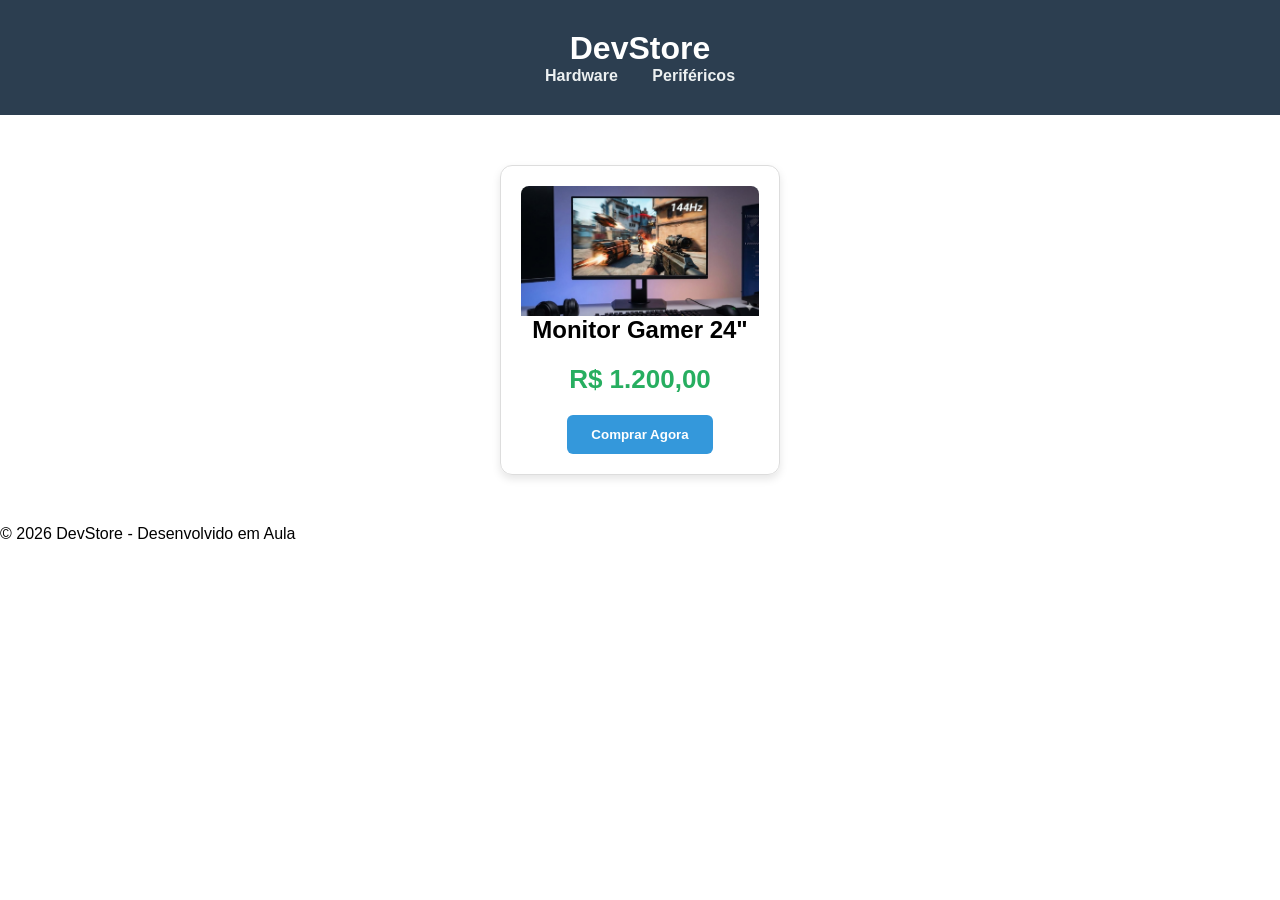
<file: Aula-1/index.html>
<!DOCTYPE html>
<html lang="pt-br">
<head>
    <meta charset="UTF-8">
    <link rel="stylesheet" href="scr/styles/style.css">
    <title>DevStore - Sua Loja Tech</title>
</head>
<body>
    <header id="topo-loja">
        <h1>DevStore</h1>
        <nav>
            <a href="#" class="link-menu">Hardware</a>
            <a href="#" class="link-menu">Periféricos</a>
        </nav>
    </header>

    <main>
        <section class="vitrine">
            <article class="card-produto">
                <img src="scr/imagem/monitor.jpg" alt="Monitor 144hz">
                <h2>Monitor Gamer 24"</h2>
                <p class="preco-destaque">R$ 1.200,00</p>
                <button class="btn-comprar">Comprar Agora</button>
            </article>
        </section>
    </main>

    <footer>
        <p>&copy; 2026 DevStore - Desenvolvido em Aula</p>
    </footer>
</body>
</html>
</file>
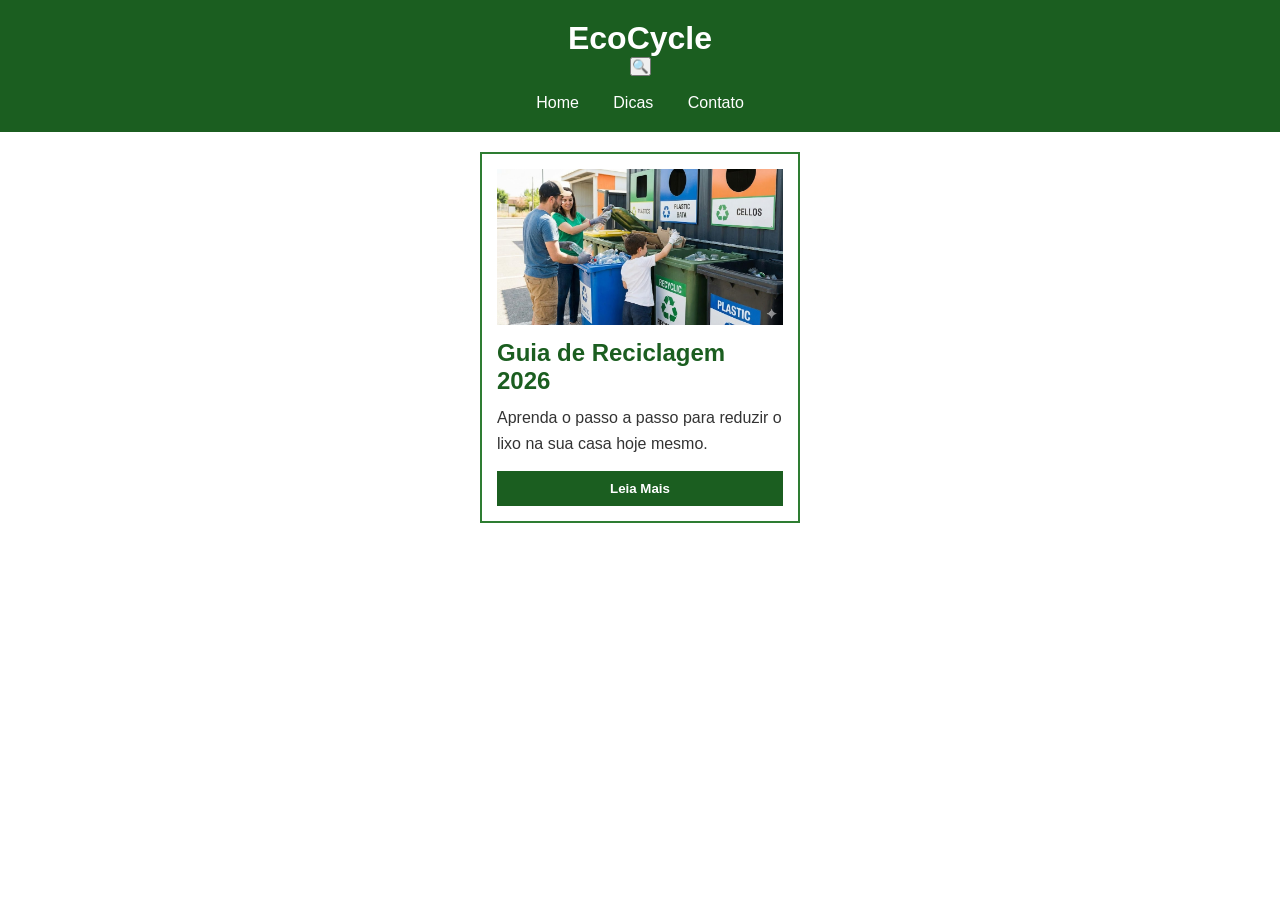
<file: Aula-2/index.html>
<!DOCTYPE html>
<html lang="pt-br">
<head>
    <meta charset="UTF-8">
    <link rel="stylesheet" href="src/style/style.css">
    <title>EcoCycle - Sustentabilidade Acessível</title>
</head>
<body>
    <header id="cabecalho-eco">
        <h1>EcoCycle</h1>
        <button class="btn-busca" aria-label="Pesquisar notícias">🔍</button>
        <br><br>
        <nav>
            <a href="#" class="link-nav">Home</a>
            <a href="#" class="link-nav">Dicas</a>
            <a href="#" class="link-nav">Contato</a>
        </nav>
    </header>

    <main>
        <section class="lista-noticias">
            <article class="card-noticia">
                <img src="src/img/reciclagem.jpg" alt="Família sorridente separando garrafas e papéis em cestos de reciclagem coloridos">
                <h2>Guia de Reciclagem 2026</h2>
                <p>Aprenda o passo a passo para reduzir o lixo na sua casa hoje mesmo.</p>
                <button class="btn-leitura" aria-label="Ler notícia sobre Reciclagem">Leia Mais</button>
            </article>
        </section>
    </main>
</body>
</html>
</file>
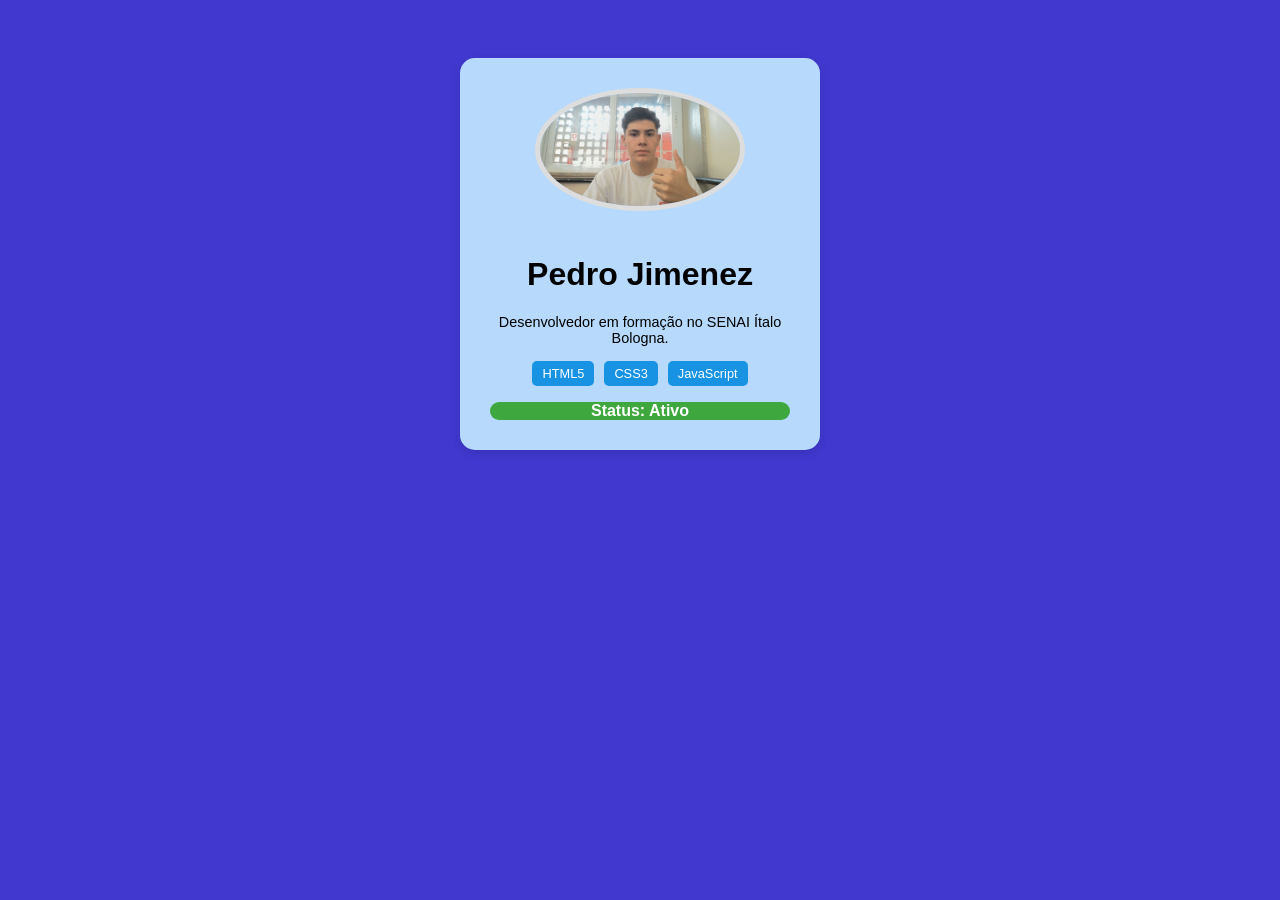
<file: Exercício/index.html>
<!doctype html>
<html lang="pt-br">
  <head>
    <meta charset="UTF-8" />
    <title>Exercícios Aula 05 - DOM Estático</title>
    <link rel="stylesheet" href="src/style/style.css" />
  </head>

  <body>

    <div id="container-perfil">
      <img src="src/img/pedro.jpg" id="foto-perfil" alt="Foto do Usuário"/>

      <h1 id="nome-usuario">Pedro Jimenez</h1>

      <p class="biografia">
        Desenvolvedor em formação no SENAI Ítalo Bologna.
      </p>

      <ul id="lista-skills">
        <li class="skill">HTML5</li>
        <li class="skill">CSS3</li>
        <li class="skill">JavaScript</li>
      </ul>

      <div id="status">Status: Online</div>
    </div>

    <script src="src/codigo.js"></script>
  </body>
</html>
</file>
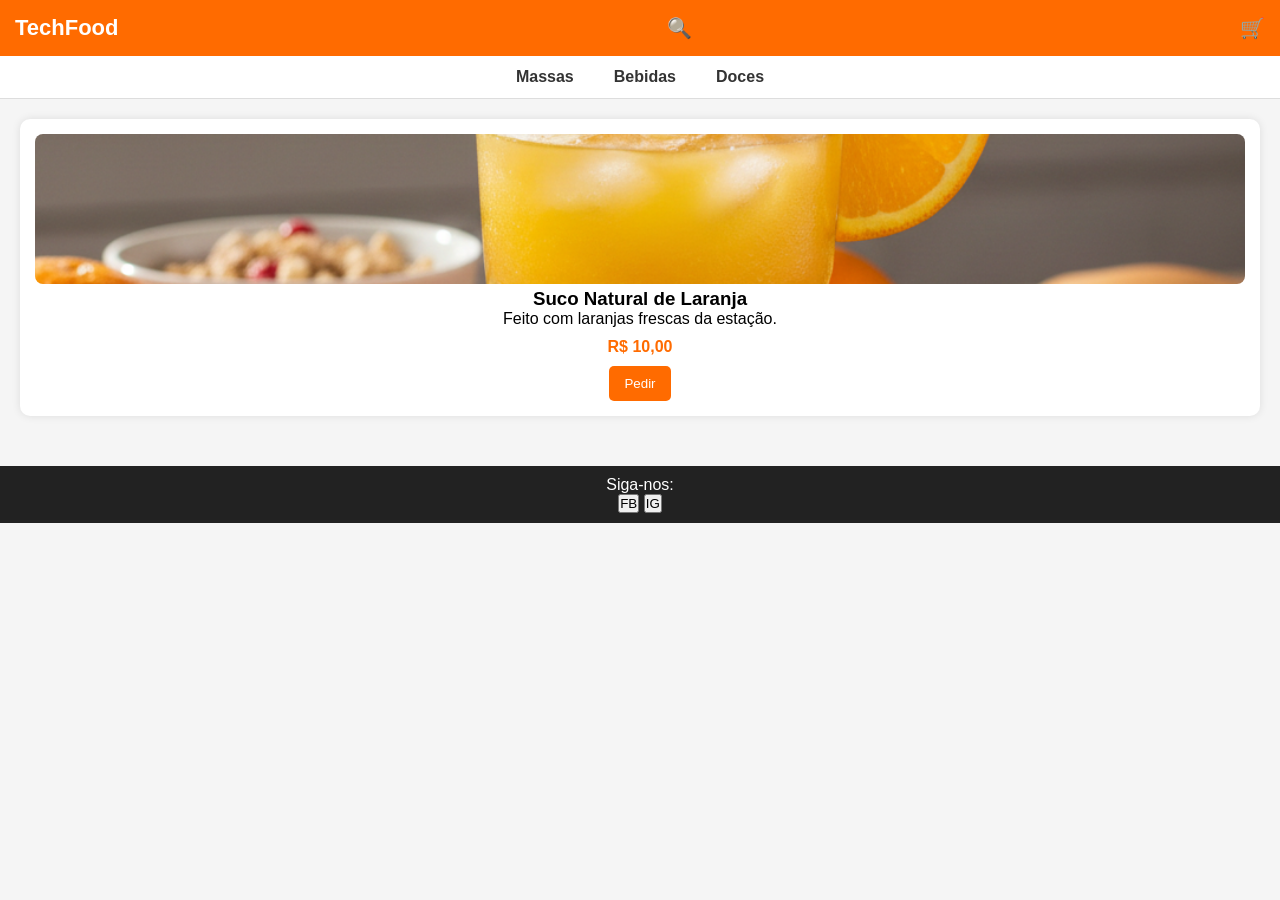
<file: EXERCÍCIOS/index.html>
<!DOCTYPE html>
<html lang="pt-br">

<head>
    <meta charset="UTF-8">
    <meta name="viewport" content="width=device-width, initial-scale=1.0">
    <link rel="stylesheet" href="src/styles/style.css">
    <title>TechFood - Bebidas</title>
</head>
<body>

    <header class="header">
        <h1 class="logo">TechFood</h1>
        <button class="icon-btn" aria-label="Buscar produtos">🔍</button>
        <button class="icon-btn" aria-label="Abrir carrinho de compras">🛒</button>
    </header>

    <nav class="abas-lista" aria-label="Categorias do menu">
        <a href="massas.html" class="nav-link">Massas</a>
        <a href="bebidas.html" class="nav-link">Bebidas</a>
        <a href="doces.html" class="nav-link">Doces</a>
    </nav>

    <main class="menu-container">
        <section class="aba-tela" id="tela-bebidas" aria-labelledby="titulo-bebidas">
            <div class="grid-produtos">
                <article class="card">
                    <img src="src/img/suco.jng" alt="Copo de suco natural de laranja">
                    <h3>Suco Natural de Laranja</h3>
                    <p>Feito com laranjas frescas da estação.</p>
                    <span class="preco" aria-label="Preço: dez reais">R$ 10,00</span>
                    <button class="btn-pedir" aria-label="Adicionar suco de laranja ao carrinho">Pedir</button>
                </article>
            </div>
        </section>
    </main>

    <footer class="rodape">
        <p>Siga-nos:</p>
        <button aria-label="Acessar Facebook">FB</button>
        <button aria-label="Acessar Instagram">IG</button>
    </footer>

</body>
</html>
</file>
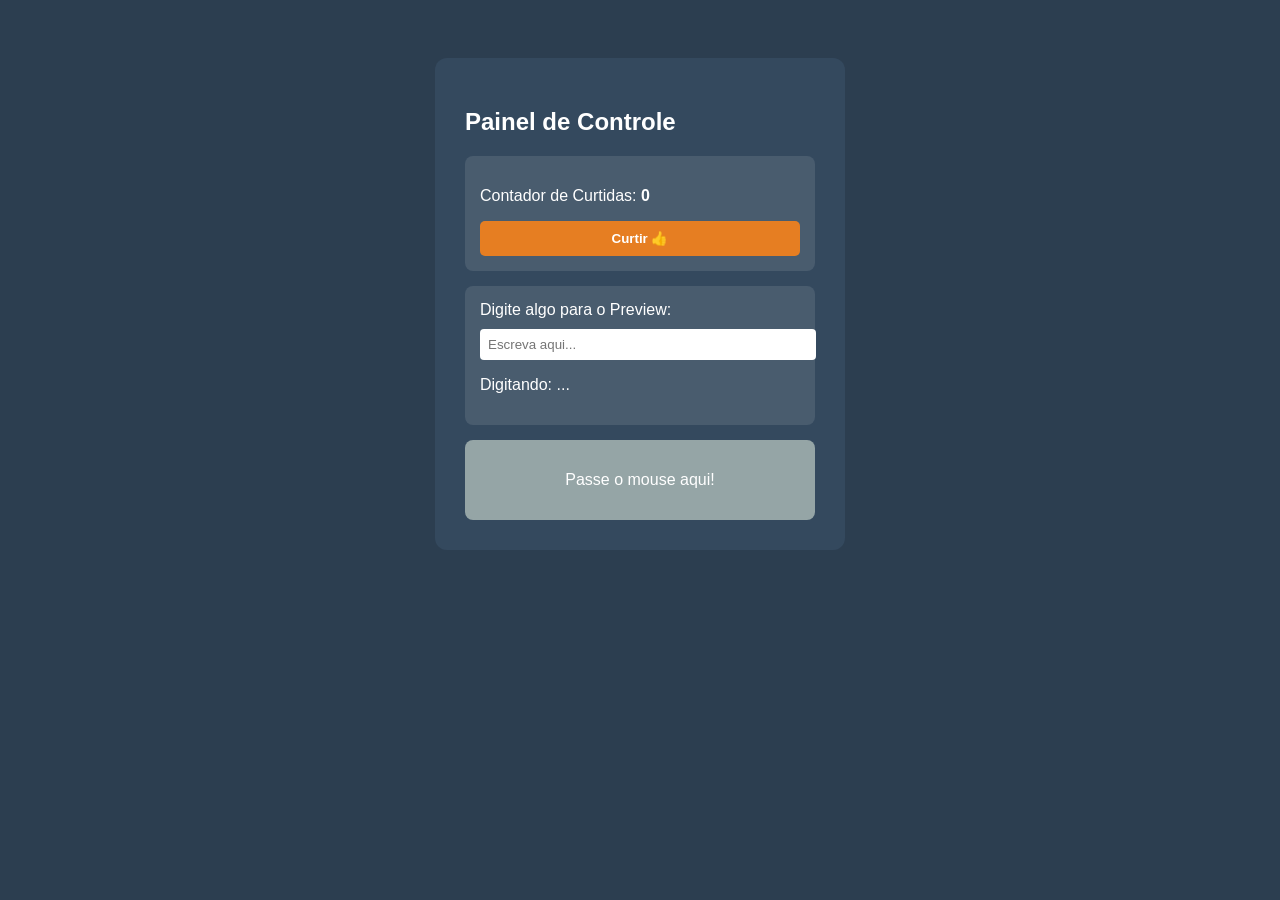
<file: Pedro-Jimenez-Aula6/index.html>
<!doctype html>
<html lang="pt-br">
  <head>
    <meta charset="UTF-8" />
    <meta name="viewport" content="width=device-width, initial-scale=1.0" />
    <title>Exercícios Aula 06 - Eventos DOM</title>
    <link rel="stylesheet" href="src/style/style.css" />

  </head>
  <body>

    <div class="dashboard">
      <h2>Painel de Controle</h2>
      <div class="card-acao">
        <p>Contador de Curtidas: <strong id="contador">0</strong></p>
        <button id="btn-curtir">Curtir 👍</button>
    </div>

      <div class="card-acao">
        <label for="campo-texto">Digite algo para o Preview:</label>
        <input type="text" id="campo-texto" placeholder="Escreva aqui..."/>
        <p id="preview-texto">Digitando: ...</p>
      </div>

      <div id="caixa-cor">Passe o mouse aqui!</div>
    </div>

    <script src="src/Pedro-Jimenez.js"></script>
  </body>
</html>
</file>
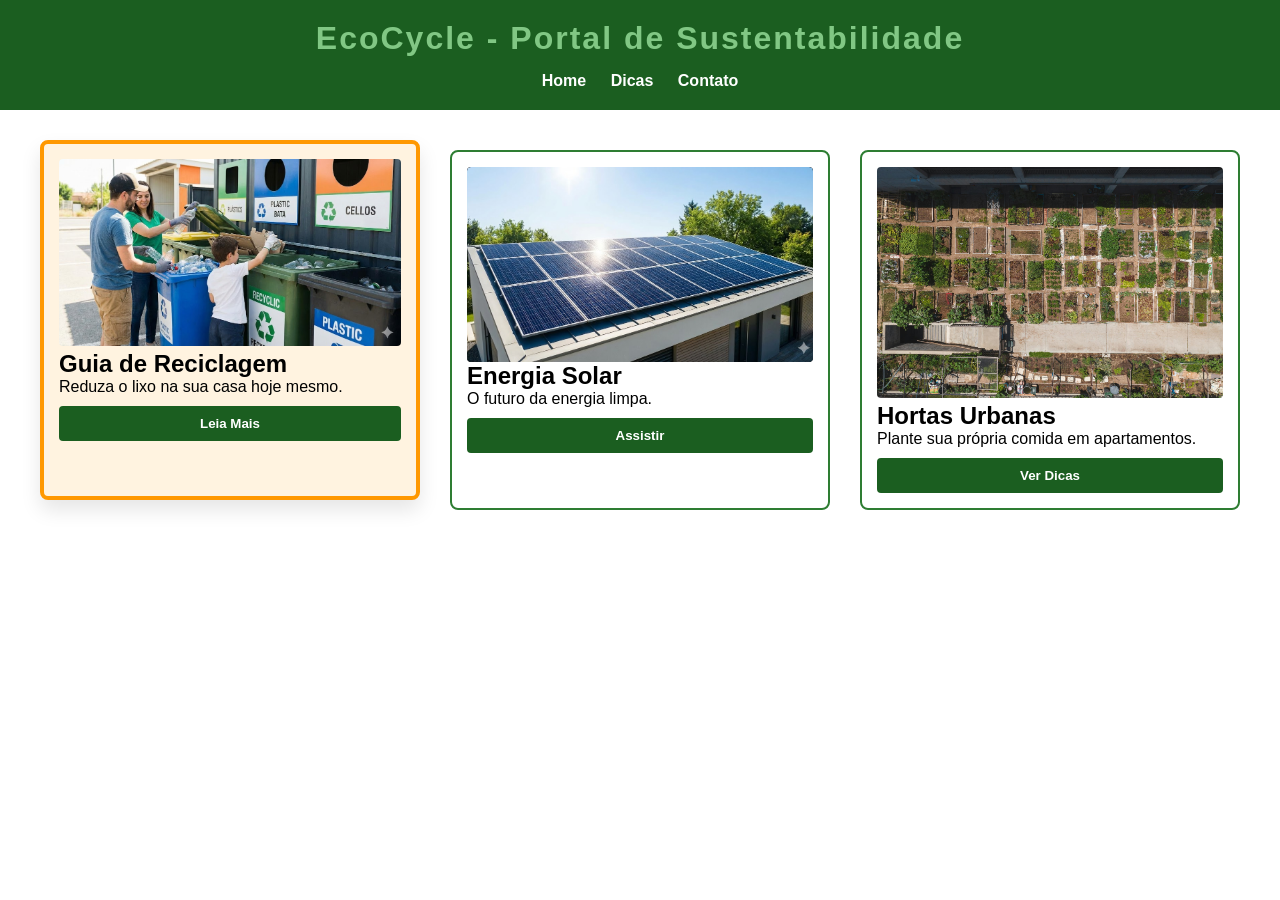
<file: Aula-5/exercicios/index.html>
<!DOCTYPE html>
<html lang="pt-br">
<head>
    <meta charset="UTF-8">
    <meta name="viewport" content="width=device-width, initial-scale=1.0">
    <link rel="stylesheet" href="src/styles/style.css">
    <title>EcoCycle - Sustentabilidade Responsiva</title>
</head>
<body>
    <header id="cabecalho-eco">
        <h1 id="titulo-portal">EcoCycle</h1>

        <input type="checkbox" id="check-menu">
        <label for="check-menu" id="icone-btn">&#9776;</label>

        <nav id="nav-eco">
            <ul>
                <li><a href="#" class="link-nav">Home</a></li>
                <li><a href="#" class="link-nav">Dicas</a></li>
                <li><a href="#" class="link-nav">Contato</a></li>
            </ul>
        </nav>
    </header>

    <main>
        <section class="lista-noticias">
            <article class="card-noticia" id="card-destaque">
                <img src="src/images/reciclagem.jpg" alt="Família reciclando">
                <h2>Guia de Reciclagem</h2>
                <p class="desc">Reduza o lixo na sua casa hoje mesmo.</p>
                <button class="btn-leitura">Leia Mais</button>
            </article>

            <article class="card-noticia">
                <div class="video-container">
                    <img src="src/images/energia.jpg" alt="Thumbnail" id="thumb-video">
                    
                    <iframe id="video-player" width="560" height="315" 
                        src="https://www.youtube.com/embed/dQw4w9WgXcQ" 
                        title="YouTube video player" frameborder="0" 
                        allow="accelerometer; autoplay; clipboard-write; encrypted-media; gyroscope; picture-in-picture; web-share" 
                        allowfullscreen>
                    </iframe>
                </div>
                <h2>Energia Solar</h2>
                <p class="desc">O futuro da energia limpa.</p>
                <button class="btn-leitura" onclick="verVideo()">Assistir</button>
            </article>

            <article class="card-noticia">
                <img src="src/images/horta.jpg" alt="Horta Urbana">
                <h2>Hortas Urbanas</h2>
                <p class="desc">Plante sua própria comida em apartamentos.</p>
                <button class="btn-leitura">Ver Dicas</button>
            </article>
        </section>
    </main>

    <script src="src/scripts/eco.js"></script>
</body>
</html>
</file>
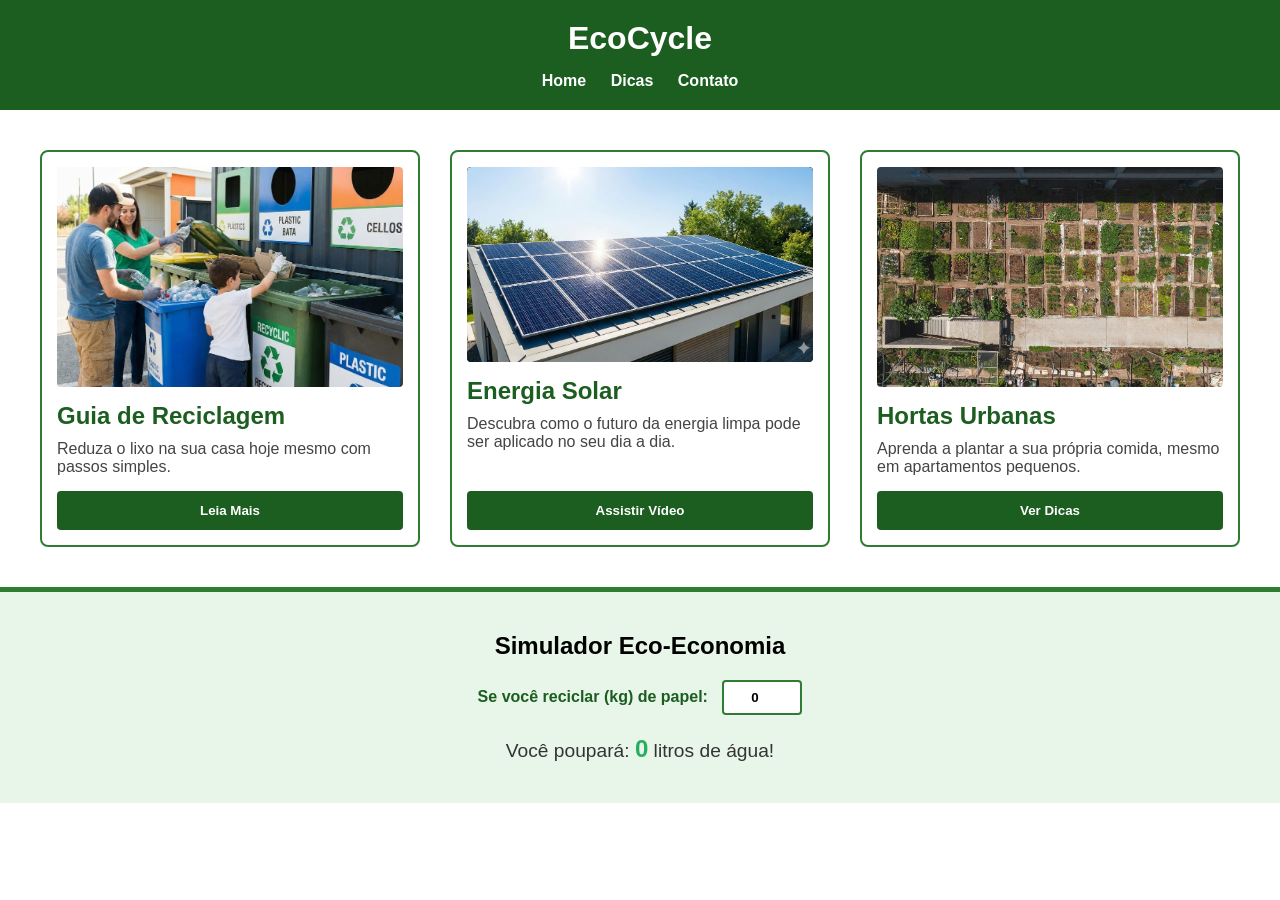
<file: Aula-6/exercicios/index.html>
<!DOCTYPE html>
<html lang="pt-br">

<head>
    <meta charset="UTF-8">
    <meta name="viewport" content="width=device-width, initial-scale=1.0">
    <link rel="stylesheet" href="src/styles/style.css">
    <title>EcoCycle - Sustentabilidade e Interatividade</title>
</head>

<body>
    <header id="cabecalho-eco">
        <h1 id="titulo-portal">EcoCycle</h1>

        <input type="checkbox" id="check-menu">
        <label for="check-menu" id="icone-btn">&#9776;</label>

        <nav id="nav-eco">
            <ul>
                <li><a href="#" class="link-nav">Home</a></li>
                <li><a href="#" class="link-nav">Dicas</a></li>
                <li><a href="#" class="link-nav">Contato</a></li>
            </ul>
        </nav>
    </header>

    <main>
        <section class="lista-noticias">
            <article class="card-noticia">
                <img src="src/images/reciclagem.jpg" alt="Família a reciclar">
                <h2>Guia de Reciclagem</h2>
                <p class="desc">Reduza o lixo na sua casa hoje mesmo com passos simples.</p>
                <button class="btn-leitura">Leia Mais</button>
            </article>

            <article class="card-noticia">
                <div class="video-container">
                    <img src="src/images/energia.jpg" alt="Thumbnail de Energia" id="thumb-video">
                    <iframe width="560" height="315" src="https://www.youtube.com/embed/dQw4w9WgXcQ"
                        title="YouTube video player" frameborder="0" allowfullscreen></iframe>
                </div>
                <h2>Energia Solar</h2>
                <p class="desc">Descubra como o futuro da energia limpa pode ser aplicado no seu dia a dia.</p>
                <button class="btn-leitura" id="btn-video">Assistir Vídeo</button>
            </article>

            <article class="card-noticia">
                <img src="src/images/horta.jpg" alt="Horta Urbana em apartamento">
                <h2>Hortas Urbanas</h2>
                <p class="desc">Aprenda a plantar a sua própria comida, mesmo em apartamentos pequenos.</p>
                <button class="btn-leitura">Ver Dicas</button>
            </article>
        </section>

        <section id="sessao-simulador">
            <h2>Simulador Eco-Economia</h2>
            <div class="campo-grupo">
                <label for="input-papel">Se você reciclar (kg) de papel:</label>
                <input type="number" id="input-papel" value="0" min="0">
            </div>
            <p id="txt-resultado">Você poupará: <strong>0</strong> litros de água!</p>
        </section>
    </main>

    <script src="src/scripts/eco.js"></script>
</body>

</html>
</file>
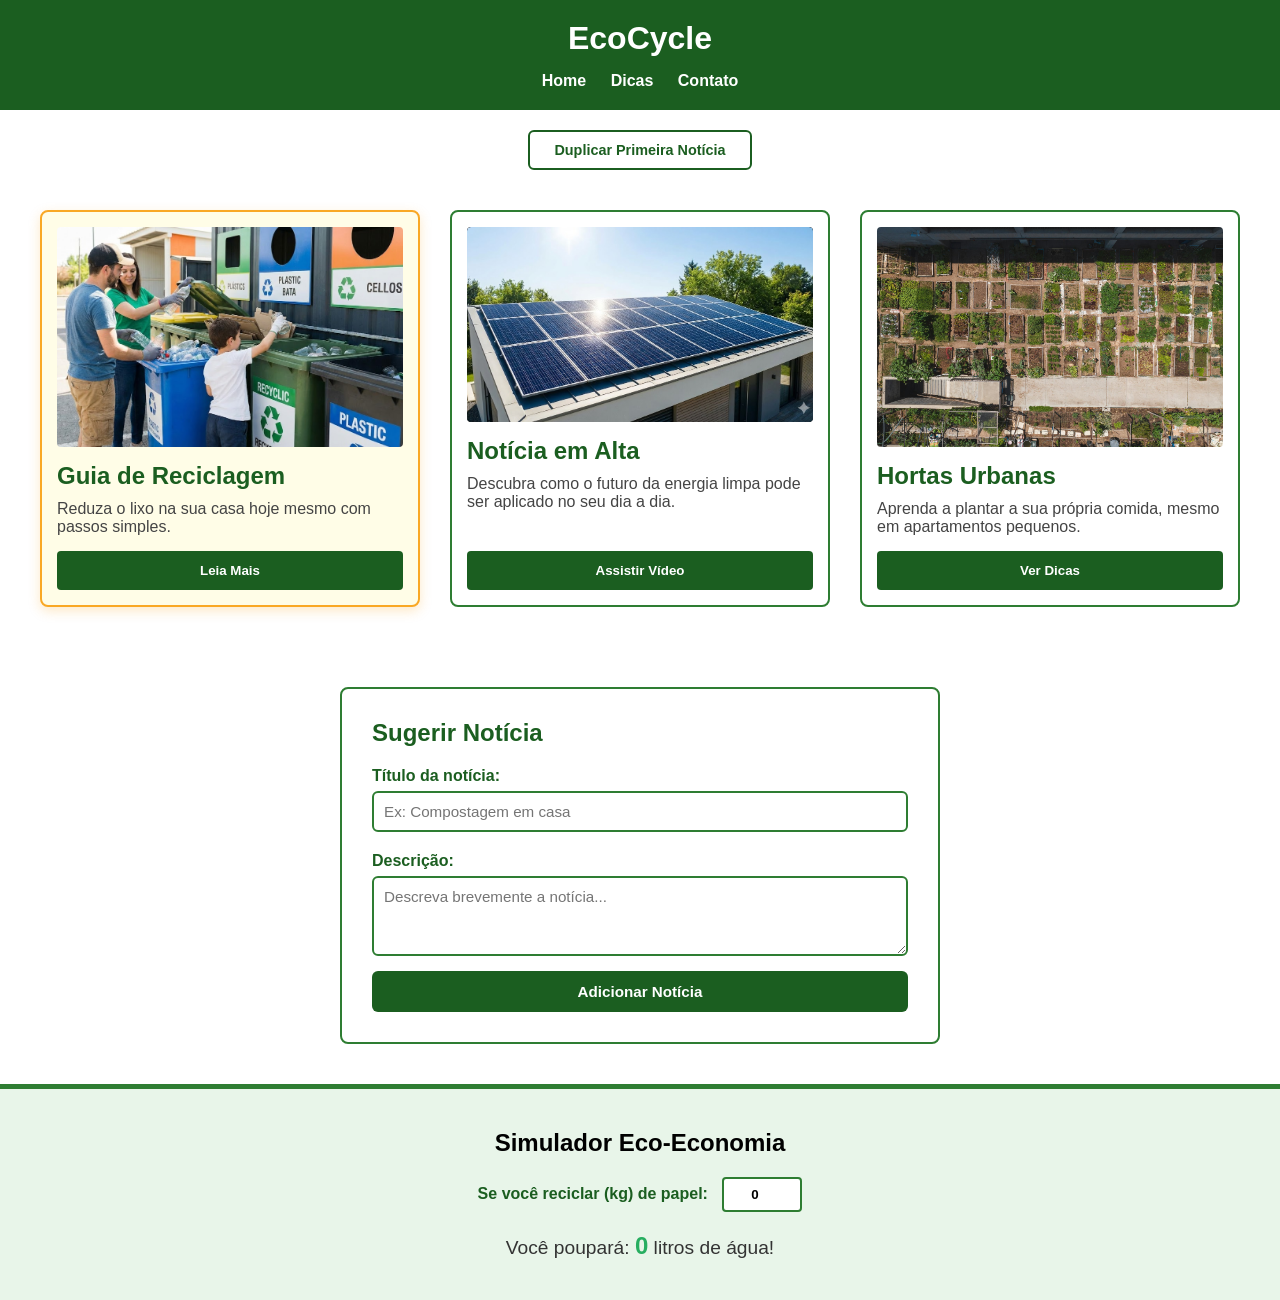
<file: Aula-7/exercicios/index.html>
<!DOCTYPE html>
<html lang="pt-br">
<head>
    <meta charset="UTF-8">
    <meta name="viewport" content="width=device-width, initial-scale=1.0">
    <link rel="stylesheet" href="src/styles/style.css">
    <title>EcoCycle - Sustentabilidade e Interatividade</title>
</head>
<body>
    <header id="cabecalho-eco">
        <h1 id="titulo-portal">EcoCycle</h1>

        <input type="checkbox" id="check-menu">
        <label for="check-menu" id="icone-btn">&#9776;</label>

        <nav id="nav-eco">
            <ul>
                <li><a href="#" class="link-nav">Home</a></li>
                <li><a href="#" class="link-nav">Dicas</a></li>
                <li><a href="#" class="link-nav">Contato</a></li>
            </ul>
        </nav>
    </header>

    <main>
        <!-- =====================================================
             LISTA DE NOTÍCIAS
             Os exercícios 1, 2, 3 e 5 trabalham com esta seção.
             Exercício 2: novos cards são inseridos aqui via JS.
             Exercício 5: delegação de eventos nesta lista.
        ===================================================== -->
        <section class="lista-noticias" id="lista-noticias">

            <article class="card-noticia">
                <img src="src/images/reciclagem.jpg" alt="Família a reciclar">
                <h2>Guia de Reciclagem</h2>
                <p class="desc">Reduza o lixo na sua casa hoje mesmo com passos simples.</p>
                <button class="btn-leitura">Leia Mais</button>
            </article>

            <article class="card-noticia">
                <div class="video-container">
                    <img src="src/images/energia.jpg" alt="Thumbnail de Energia" id="thumb-video">
                    <iframe width="560" height="315"
                        src="https://www.youtube.com/embed/dQw4w9WgXcQ"
                        title="YouTube video player"
                        frameborder="0" allowfullscreen>
                    </iframe>
                </div>
                <h2>Energia Solar</h2>
                <p class="desc">Descubra como o futuro da energia limpa pode ser aplicado no seu dia a dia.</p>
                <button class="btn-leitura" id="btn-video">Assistir Vídeo</button>
            </article>

            <article class="card-noticia">
                <img src="src/images/horta.jpg" alt="Horta Urbana em apartamento">
                <h2>Hortas Urbanas</h2>
                <p class="desc">Aprenda a plantar a sua própria comida, mesmo em apartamentos pequenos.</p>
                <button class="btn-leitura">Ver Dicas</button>
            </article>

        </section>

        <!-- =====================================================
             EXERCÍCIO 2 — Sugerir Notícia
             Formulário para adicionar nova notícia dinamicamente.
             O JS usa preventDefault para não recarregar a página,
             depois cria o card com createElement e insere com prepend.
        ===================================================== -->
        <section id="secao-sugestao">
            <h2>Sugerir Notícia</h2>
            <form id="form-sugestao">
                <div class="campo-grupo">
                    <label for="input-titulo">Título da notícia:</label>
                    <input type="text" id="input-titulo" placeholder="Ex: Compostagem em casa">
                </div>
                <div class="campo-grupo">
                    <label for="input-desc">Descrição:</label>
                    <textarea id="input-desc" placeholder="Descreva brevemente a notícia..."></textarea>
                </div>
                <button type="submit" id="btn-sugerir">Adicionar Notícia</button>
            </form>
        </section>

        <!-- =====================================================
             SIMULADOR ECO-ECONOMIA (mantido da Aula 6)
        ===================================================== -->
        <section id="sessao-simulador">
            <h2>Simulador Eco-Economia</h2>
            <div class="campo-grupo">
                <label for="input-papel">Se você reciclar (kg) de papel:</label>
                <input type="number" id="input-papel" value="0" min="0">
            </div>
            <p id="txt-resultado">Você poupará: <strong>0</strong> litros de água!</p>
        </section>
    </main>

    <script src="src/scripts/eco.js"></script>
</body>
</html>
</file>
<file: Aula-1/scr/styles/style.css>
* { margin: 0; 
    padding: 0;
    box-sizing: border-box;
    font-family: 'Segoe UI', sans-serif; 
}

#topo-loja {
    background-color: #2c3e50;
    color: white;
    padding: 30px;
    text-align: center;
}

.link-menu {
    color: #ecf0f1;
    text-decoration: none;
    margin: 0 15px;
    font-weight: bold;
}

.link-menu:hover { color: #3498db; }

.vitrine {
    display: flex;
    justify-content: center;
    padding: 50px;
}

.card-produto {
    border: 1px solid #ddd;
    border-radius: 12px;
    padding: 20px;
    width: 280px;
    text-align: center;
    box-shadow: 0 4px 8px rgba(0,0,0,0.1);
    transition: 0.3s;
}

.card-produto:hover {
    transform: translateY(-5px);
    box-shadow: 0 8px 16px rgba(0,0,0,0.2);
}

.card-produto img {
    max-width: 100%;  /* Garante que a imagem nunca seja maior que o card */
    height: auto;     /* Mantém a proporção da imagem (não achata) */
    display: block;   /* Remove pequenos espaços indesejados abaixo da imagem */
    border-radius: 8px 8px 0 0; /* Opcional: arredonda as pontas superiores para combinar com o card */
}

.preco-destaque {
    font-size: 26px;
    color: #27ae60;
    font-weight: bold;
    margin: 20px 0;
}

.btn-comprar {
    background-color: #3498db;
    color: white;
    padding: 12px 24px;
    border: none;
    border-radius: 6px;
    cursor: pointer;
    font-weight: bold;
}

.btn-comprar:hover {
    background-color: #2ecc71; /* Muda a cor ao passar o mouse */
    cursor: pointer;           /* Muda o ícone do mouse */
}
</file>
<file: Aula-2/src/style/style.css>
* { margin: 0; padding: 0; box-sizing: border-box; font-family: sans-serif; }

#cabecalho-eco {
    background-color: #1b5e20;
    color: white;
    padding: 20px;
    text-align: center;
}

.link-nav {
    color: white;
    text-decoration: none;
    margin: 0 10px;
    padding: 5px;
    border-radius: 4px;
}

/* ACESSIBILIDADE: Feedback visual para teclado */
.link-nav:focus, .btn-leitura:focus {
    outline: 4px solid #f1c40f; /* Amarelo vivo para alto contraste */
    outline-offset: 2px;
}

.card-noticia {
    width: 320px;
    border: 2px solid #2e7d32;
    padding: 15px;
    margin: 20px auto;
}

.card-noticia img {
    max-width: 100%;
    height: auto;
}

.card-noticia h2 { color: #1b5e20; margin: 10px 0; }

.card-noticia p {
    color: #333; /* Cinza escuro para melhor contraste */
    line-height: 1.6; /* Melhor para disléxicos e leitura cognitiva */
    margin-bottom: 15px;
}

.btn-leitura {
    background-color: #1b5e20;
    color: white;
    padding: 10px;
    border: none;
    cursor: pointer;
    width: 100%;
    font-weight: bold;
}
</file>
<file: Exercício/src/style/style.css>
body {
  background: #4038cf;
  font-family: sans-serif;
  display: flex;
  justify-content: center;
  padding: 50px;
}

#container-perfil {
  background: rgb(255, 255, 255);
  padding: 30px;
  border-radius: 15px;
  text-align: center;
  box-shadow: 0 4px 10px rgba(0, 0, 0, 0.1);
  width: 300px;
}

#foto-perfil {
  border-radius: 50%;
  border: 5px solid #ddd;
  margin-bottom: 20px;
  width: 200px;
}

.biografia {
  color: black;
  font-size: 0.9rem;
  margin: 10px 0;
}

#lista-skills {
  list-style: none;
  padding: 0;
  display: flex;
  gap: 10px;
  justify-content: center;
  margin-top: 15px;
}

.skill {
  background: #1892e3;
  color: white;
  padding: 5px 10px;
  border-radius: 5px;
  font-size: 0.8rem;
}

.online {
  background: rgb(62, 168, 62) !important;
  color: white;
  font-weight: bold;
  border-radius: 50px;
}
</file>
<file: EXERCÍCIOS/src/styles/style.css>
* {
    margin: 0;
    padding: 0;
    box-sizing: border-box;
    font-family: Arial, Helvetica, sans-serif;
}

body {
    background-color: #f5f5f5;
}

.header {
    background-color: #ff6b00;
    color: white;
    padding: 15px;
    display: flex;
    justify-content: space-between;
    align-items: center;
}

.logo {
    font-size: 22px;
    font-weight: bold;
}

.icon-btn {
    background: none;
    border: none;
    font-size: 20px;
    cursor: pointer;
    color: white;
}

.abas-lista {
    display: flex;
    justify-content: center;
    background-color: #fff;
    border-bottom: 1px solid #ddd;
}

.nav-link {
    padding: 12px 20px;
    text-decoration: none;
    color: #333;
    font-weight: bold;
}

.nav-link:hover,
.nav-link:focus {
    background-color: #ff6b00;
    color: white;
}

.menu-container {
    padding: 20px;
}

.grid-produtos {
    display: grid;
    grid-template-columns: repeat(auto-fit, minmax(220px, 1fr));
    gap: 20px;
}

.card {
    background-color: white;
    border-radius: 10px;
    padding: 15px;
    text-align: center;
    box-shadow: 0 0 8px rgba(0,0,0,0.1);
}

.card img {
    width: 100%;
    border-radius: 8px;
    height: 150px;
    object-fit: cover;
}

.preco {
    display: block;
    margin: 10px 0;
    font-weight: bold;
    color: #ff6b00;
}


.btn-pedir {
    background-color: #ff6b00;
    color: white;
    border: none;
    padding: 10px 15px;
    border-radius: 5px;
    cursor: pointer;
}


button:focus,
a:focus {
    outline: 3px solid #000;
    outline-offset: 3px;
}

.rodape {
    background-color: #222;
    color: white;
    text-align: center;
    padding: 10px;
    margin-top: 30px;
}
</file>
<file: Pedro-Jimenez-Aula6/src/style/style.css>
body {
  background: #2c3e50;
  color: white;
  font-family: sans-serif;
  display: flex;
  justify-content: center;
  padding: 50px;
}
.dashboard {
  background: #34495e;
  padding: 30px;
  border-radius: 12px;
  width: 350px;
}
.card-acao {
  background: rgba(255, 255, 255, 0.1);
  padding: 15px;
  border-radius: 8px;
  margin: 15px 0;
}
input {
  width: 100%;
  padding: 8px;
  margin-top: 10px;
  border-radius: 4px;
  border: none;
}
#btn-curtir {
  width: 100%;
  padding: 10px;
  background: #e67e22;
  border: none;
  color: white;
  cursor: pointer;
  border-radius: 5px;
  font-weight: bold;
}
#caixa-cor {
  height: 80px;
  background: #95a5a6;
  display: flex;
  align-items: center;
  justify-content: center;
  border-radius: 8px;
  cursor: crosshair;
}
</file>
<file: Aula-5/exercicios/src/styles/style.css>
/* --- RESET E BASE --- */
* {
  margin: 0;
  padding: 0;
  box-sizing: border-box;
  font-family: sans-serif;
}

#cabecalho-eco {
  background-color: #1b5e20;
  color: white;
  padding: 20px;
  text-align: center;
}

/* Hamburguer (Oculto no Desktop) */
#check-menu, #icone-btn { display: none; }

#nav-eco ul { list-style: none; margin-top: 15px; }
#nav-eco li { display: inline-block; margin: 0 10px; }
#nav-eco a { color: white; text-decoration: none; font-weight: bold; }

/* --- GRID E CARDS --- */
.lista-noticias {
  display: grid;
  grid-template-columns: repeat(3, 1fr);
  gap: 30px;
  padding: 40px;
}

.card-noticia {
  border: 2px solid #2e7d32;
  padding: 15px;
  border-radius: 8px;
  background-color: white;
  transition: 0.3s;
}

.card-noticia img {
  width: 100%;
  height: auto;
  border-radius: 4px;
}

/* --- VÍDEO E THUMBNAIL (SOLUÇÃO ERRO 153) --- */
.video-container {
  position: relative;
  padding-bottom: 56.25%; /* Proporção 16:9 */
  height: 0;
  overflow: hidden;
  background: #000;
  border-radius: 4px;
}

.video-container img {
  position: absolute;
  top: 0; left: 0;
  width: 100%; height: 100%;
  z-index: 2; /* Fica na frente do iframe */
  object-fit: cover;
}

.video-container iframe {
  position: absolute;
  top: 0; left: 0;
  width: 100%; height: 100%;
  z-index: 1; /* Fica atrás da imagem */
}

.btn-leitura {
  background-color: #1b5e20;
  color: white;
  border: none;
  padding: 10px;
  width: 100%;
  cursor: pointer;
  font-weight: bold;
  margin-top: 10px;
  border-radius: 4px;
}

/* --- NOVO: AULA 5 - CLASSE DE MANIPULAÇÃO --- */
.noticia-destaque {
    border: 4px solid #ff9800 !important;
    background-color: #fff3e0;
    transform: translateY(-10px);
    box-shadow: 0px 10px 20px rgba(0,0,0,0.1);
}

/* --- RESPONSIVIDADE (MEDIA QUERIES) --- */

/* Tablets */
@media screen and (max-width: 1024px) {
  .lista-noticias {
    grid-template-columns: 1fr 1fr;
  }
}

/* Celulares */
@media screen and (max-width: 600px) {
  #icone-btn {
    display: block;
    font-size: 2rem;
    cursor: pointer;
    margin-top: 10px;
  }

  #nav-eco ul { display: none; }

  /* Lógica do Menu hambúrguer */
  #check-menu:checked ~ #nav-eco ul {
    display: block;
  }

  .lista-noticias {
    grid-template-columns: 1fr;
    padding: 20px;
  }
}
</file>
<file: Aula-6/exercicios/src/styles/style.css>
/* --- RESET E ESTILOS BASE --- */
* {
  margin: 0;
  padding: 0;
  box-sizing: border-box;
  font-family: sans-serif;
}

#cabecalho-eco {
  background-color: #1b5e20;
  color: white;
  padding: 20px;
  text-align: center;
}

/* --- MENU HAMBÚRGUER --- */
#check-menu,
#icone-btn {
  display: none;
}

#nav-eco ul {
  list-style: none;
  margin-top: 15px;
}

#nav-eco li {
  display: inline-block;
  margin: 0 10px;
}

#nav-eco a {
  color: white;
  text-decoration: none;
  font-weight: bold;
}

.lista-noticias {
  display: grid;
  grid-template-columns: repeat(3, 1fr);
  gap: 30px;
  padding: 40px;
  align-items: stretch; /* Faz os cards esticarem para a mesma altura */
}

.card-noticia {
  border: 2px solid #2e7d32;
  padding: 15px;
  border-radius: 8px;
  background: #fff;
  display: flex;
  flex-direction: column; /* Organiza o conteúdo do card em coluna */
}

/* O Segredo para as imagens ficarem iguais (object-fit) */
.card-noticia img {
  width: 100%;
  height: 220px; /* Altura fixa para todas as imagens */
  object-fit: cover; /* Corta o excesso sem achatar ou distorcer a imagem */
  border-radius: 4px;
  margin-bottom: 15px;
}

.card-noticia h2 {
  color: #1b5e20;
  margin-bottom: 10px;
}

.card-noticia .desc {
  flex-grow: 1; /* Empurra o botão sempre para o fundo do card */
  margin-bottom: 15px;
  color: #444;
}

.btn-leitura {
  background-color: #1b5e20;
  color: white;
  border: none;
  padding: 12px;
  width: 100%;
  cursor: pointer;
  font-weight: bold;
  border-radius: 4px;
  transition:
    background-color 0.3s ease,
    transform 0.2s ease;
}

/* --- VÍDEO RESPONSIVO --- */
.video-container {
  position: relative;
  padding-bottom: 56.25%; /* Proporção 16:9 */
  height: 0;
  overflow: hidden;
  background: #000;
  margin-bottom: 15px;
  border-radius: 4px;
}

.video-container img {
  position: absolute;
  top: 0;
  left: 0;
  width: 100%;
  height: 100%;
  z-index: 2; /* Fica na frente do iframe */
  margin-bottom: 0; /* Remove a margem padrão das imagens do card */
}

.video-container iframe {
  position: absolute;
  top: 0;
  left: 0;
  width: 100%;
  height: 100%;
  z-index: 1;
}

/* --- SIMULADOR ECO-ECONOMIA --- */
#sessao-simulador {
  background: #e8f5e9;
  padding: 40px;
  text-align: center;
  border-top: 5px solid #2e7d32;
}

.campo-grupo {
  margin: 20px 0;
}

.campo-grupo label {
  font-weight: bold;
  color: #1b5e20;
  margin-right: 10px;
}

#input-papel {
  width: 80px;
  padding: 8px;
  border-radius: 4px;
  border: 2px solid #2e7d32;
  font-weight: bold;
  text-align: center;
  outline: none;
}

#txt-resultado {
  font-size: 1.2rem;
  color: #333;
}

#txt-resultado strong {
  color: #27ae60;
  font-size: 1.5rem;
}

/* --- MEDIA QUERIES (RESPONSIVIDADE) --- */
@media screen and (max-width: 900px) {
  .lista-noticias {
    grid-template-columns: repeat(2, 1fr); /* 2 colunas em tablets */
  }
}

@media screen and (max-width: 600px) {
  #icone-btn {
    display: block;
    font-size: 2rem;
    color: #fff;
    cursor: pointer;
    margin-top: 10px;
  }

  #nav-eco ul {
    display: none;
  }

  #check-menu:checked ~ #nav-eco ul {
    display: block;
    padding-top: 15px;
  }

  .lista-noticias {
    grid-template-columns: 1fr; /* 1 coluna em telemóveis */
    padding: 20px;
  }
}
</file>
<file: Aula-7/exercicios/src/styles/style.css>
/* --- RESET E ESTILOS BASE (mantidos da Aula 6) --- */
* {
  margin: 0;
  padding: 0;
  box-sizing: border-box;
  font-family: sans-serif;
}

#cabecalho-eco {
  background-color: #1b5e20;
  color: white;
  padding: 20px;
  text-align: center;
}

/* --- MENU HAMBÚRGUER --- */
#check-menu,
#icone-btn {
  display: none;
}

#nav-eco ul {
  list-style: none;
  margin-top: 15px;
}

#nav-eco li {
  display: inline-block;
  margin: 0 10px;
}

#nav-eco a {
  color: white;
  text-decoration: none;
  font-weight: bold;
}

.lista-noticias {
  display: grid;
  grid-template-columns: repeat(3, 1fr);
  gap: 30px;
  padding: 40px;
  align-items: stretch;
}

.card-noticia {
  border: 2px solid #2e7d32;
  padding: 15px;
  border-radius: 8px;
  background: #fff;
  display: flex;
  flex-direction: column;
  transition: all 0.3s ease;
}

.card-noticia img {
  width: 100%;
  height: 220px;
  object-fit: cover;
  border-radius: 4px;
  margin-bottom: 15px;
}

.card-noticia h2 {
  color: #1b5e20;
  margin-bottom: 10px;
}

.card-noticia .desc {
  flex-grow: 1;
  margin-bottom: 15px;
  color: #444;
}

.btn-leitura {
  background-color: #1b5e20;
  color: white;
  border: none;
  padding: 12px;
  width: 100%;
  cursor: pointer;
  font-weight: bold;
  border-radius: 4px;
  transition: background-color 0.3s ease, transform 0.2s ease;
}

/* --- VÍDEO RESPONSIVO (mantido da Aula 6) --- */
.video-container {
  position: relative;
  padding-bottom: 56.25%;
  height: 0;
  overflow: hidden;
  background: #000;
  margin-bottom: 15px;
  border-radius: 4px;
}

.video-container img {
  position: absolute;
  top: 0; left: 0;
  width: 100%; height: 100%;
  z-index: 2;
  margin-bottom: 0;
}

.video-container iframe {
  position: absolute;
  top: 0; left: 0;
  width: 100%; height: 100%;
  z-index: 1;
}

/* --- SIMULADOR (mantido da Aula 6) --- */
#sessao-simulador {
  background: #e8f5e9;
  padding: 40px;
  text-align: center;
  border-top: 5px solid #2e7d32;
}

.campo-grupo {
  margin: 20px 0;
}

.campo-grupo label {
  font-weight: bold;
  color: #1b5e20;
  margin-right: 10px;
}

#input-papel {
  width: 80px;
  padding: 8px;
  border-radius: 4px;
  border: 2px solid #2e7d32;
  font-weight: bold;
  text-align: center;
  outline: none;
}

#txt-resultado {
  font-size: 1.2rem;
  color: #333;
}

#txt-resultado strong {
  color: #27ae60;
  font-size: 1.5rem;
}

/* ═══════════════════════════════════════════════════════
   AULA 7 — Estilos novos
   ═══════════════════════════════════════════════════════ */

/* Exercício 1 — Card com destaque (adicionado via classList.add) */
.noticia-destaque {
  border: 2px solid #f9a825;
  background: #fffde7;
  box-shadow: 0 4px 12px rgba(249, 168, 37, 0.25);
}

/* Exercício 3 — Botão duplicar (criado via JS insertAdjacentElement) */
#btn-duplicar {
  display: block;
  margin: 20px auto 0;
  padding: 10px 24px;
  background: none;
  border: 2px solid #1b5e20;
  color: #1b5e20;
  border-radius: 6px;
  cursor: pointer;
  font-weight: bold;
  font-size: 0.9rem;
  transition: all 0.2s ease;
}

#btn-duplicar:hover {
  background: #1b5e20;
  color: #fff;
}

/* Exercício 4 — Seção de sugestão de notícia */
#secao-sugestao {
  max-width: 600px;
  margin: 40px auto;
  padding: 30px;
  background: #fff;
  border: 2px solid #2e7d32;
  border-radius: 8px;
}

#secao-sugestao h2 {
  color: #1b5e20;
  margin-bottom: 20px;
}

#secao-sugestao .campo-grupo {
  display: flex;
  flex-direction: column;
  gap: 6px;
  margin-bottom: 15px;
}

#secao-sugestao input,
#secao-sugestao textarea {
  padding: 10px;
  border: 2px solid #2e7d32;
  border-radius: 6px;
  font-size: 0.95rem;
  outline: none;
  resize: vertical;
}

#secao-sugestao textarea {
  min-height: 80px;
}

#btn-sugerir {
  background: #1b5e20;
  color: #fff;
  border: none;
  padding: 12px 24px;
  border-radius: 6px;
  cursor: pointer;
  font-weight: bold;
  font-size: 0.95rem;
  width: 100%;
  transition: background 0.2s ease;
}

#btn-sugerir:hover {
  background: #2e7d32;
}

/* Exercício 5 — Card expandido via classList.toggle */
.card-expandido {
  border-color: #27ae60;
  background: #f1f8f1;
  box-shadow: 0 6px 16px rgba(39, 174, 96, 0.2);
}

.card-expandido .desc {
  color: #1b5e20;
  font-weight: 500;
}

/* --- RESPONSIVIDADE (mantida da Aula 6) --- */
@media screen and (max-width: 900px) {
  .lista-noticias {
    grid-template-columns: repeat(2, 1fr);
  }
}

@media screen and (max-width: 600px) {
  #icone-btn {
    display: block;
    font-size: 2rem;
    color: #fff;
    cursor: pointer;
    margin-top: 10px;
  }

  #nav-eco ul { display: none; }

  #check-menu:checked ~ #nav-eco ul {
    display: block;
    padding-top: 15px;
  }

  .lista-noticias {
    grid-template-columns: 1fr;
    padding: 20px;
  }
}
</file>
